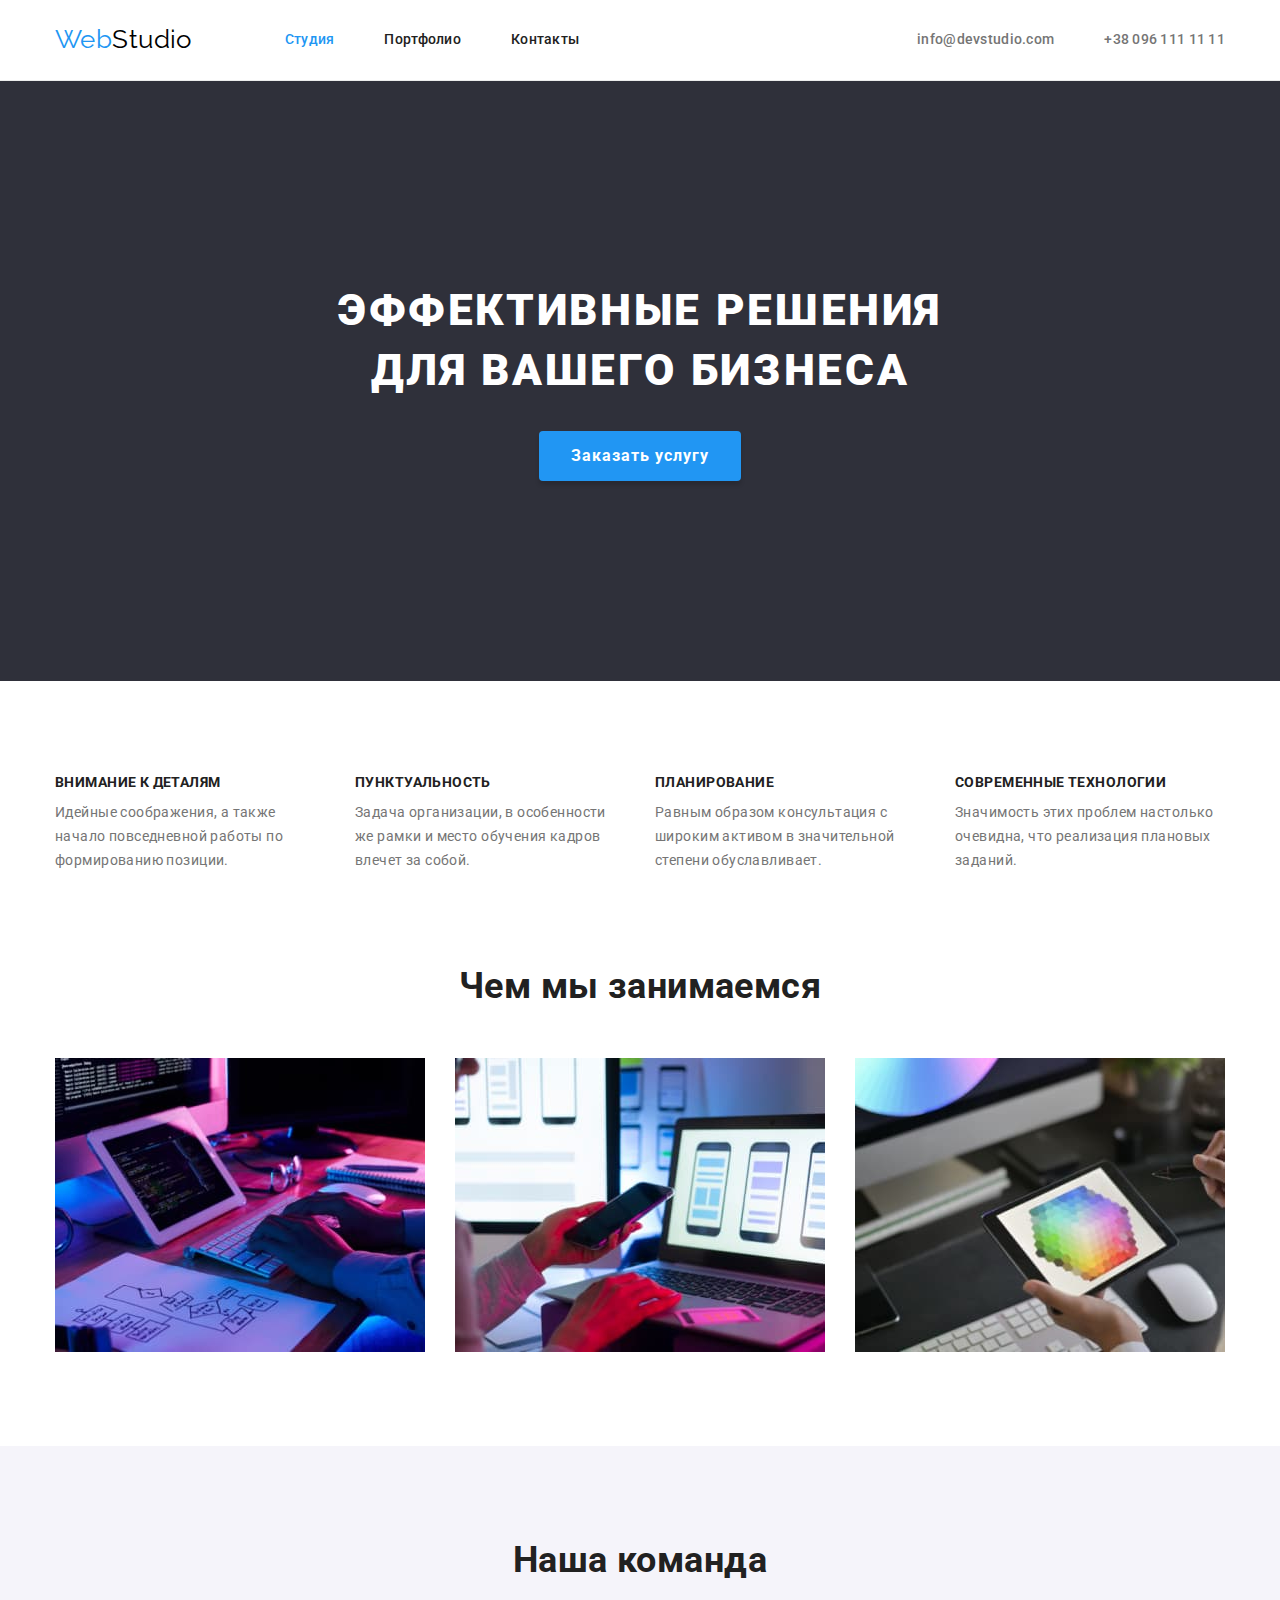
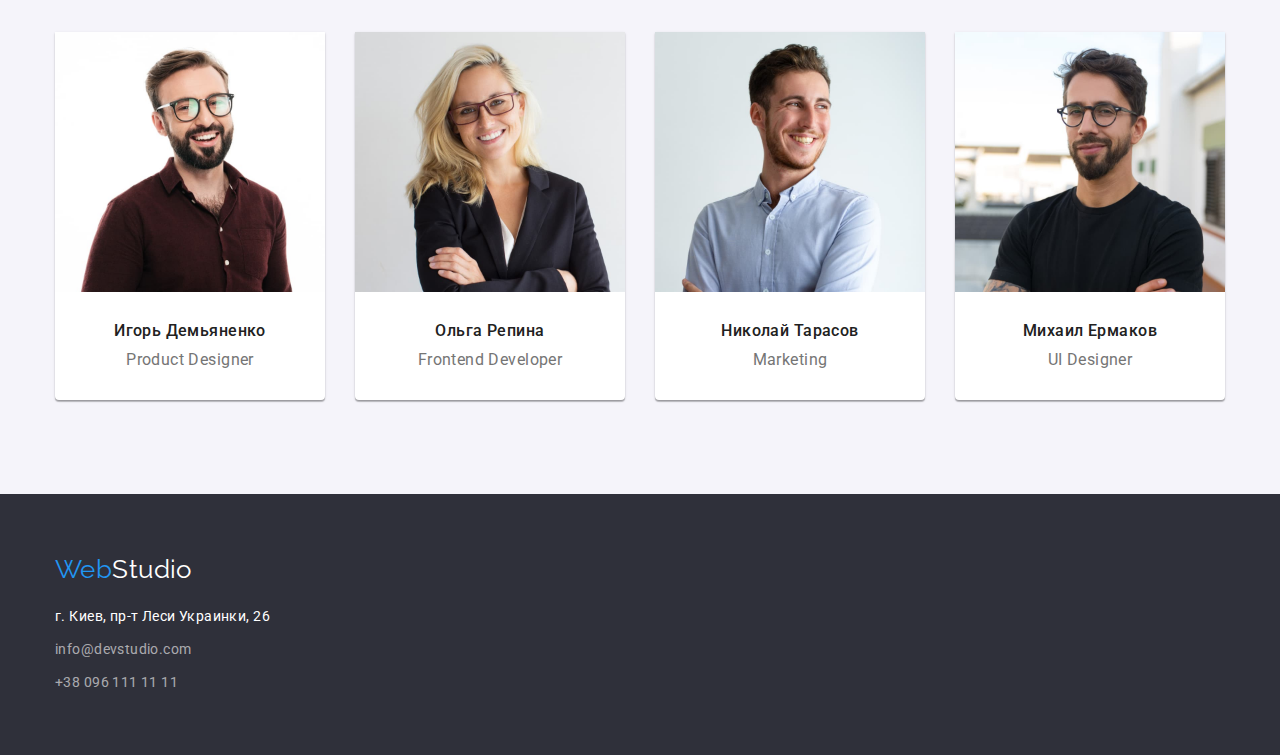
<file: index.html>
<!DOCTYPE html>
<html lang="ru">
    <head>
        <meta charset="UTF-8">
        <meta http-equiv="X-UA-Compatible" content="IE=edge">
        <meta name="viewport" content="width=device-width, initial-scale=1.0">
        <title>WebStudio</title>
        <style>
            @import url('https://fonts.googleapis.com/css2?family=Raleway:wght@700&family=Roboto:wght@400;500;700;900&display=swap');
        </style>
        <link rel="stylesheet" href="https://cdnjs.cloudflare.com/ajax/libs/modern-normalize/1.1.0/modern-normalize.min.css">
        <link rel="stylesheet" href="./css/styles.css">
    </head>
    <body>
        <!-- Заголовок-->
        <header class="header">
            <div class="container header-container">
                <nav class="nav">
                    <a class="link logo" href="/index.html"> Web<span class="logo-black">Studio</span></a>                
                    <ul class="list header-pages">
                        <li class="item"> <a class="link active-page" href="./index.html">Студия</a> </li>
                        <li class="item"> <a class="link" href="./portfolio.html">Портфолио</a> </li>
                        <li class="item"> <a class="link" href="#">Контакты</a> </li>
                    </ul>
                </nav>
                <ul class="list header-contacts">
                    <li class="item"> <a class="link" href="mailto:info@devstudio.com">info@devstudio.com</a> </li>
                    <li class="item"> <a class="link" href="tel:+380961111111">+38 096 111 11 11</a> </li>
                </ul>
            </div>
        </header>
        <main>
            <!-- 1 секция HERO -->
            <section class="hero">
                <div class="container">
                    <h1 class="hero-title">Эффективные решения для вашего бизнеса</h1>
                    <button type="button" class="button hero-button">Заказать услугу</button>
                </div>
            </section>

            <!-- 2 секция -->
            <section class="section benefits">
                <div class="container">
                    <h2 class="visually-hidden">Преимущества</h2>
                    <ul class="list benefits-list card-set">
                        <li class="item">
                            <h3 class="benefits-title">Внимание к деталям</h3>
                            <p>Идейные соображения, а также начало повседневной работы по формированию позиции.</p>
                        </li>
                        <li class="item">
                            <h3 class="benefits-title">Пунктуальность</h3>
                            <p>Задача организации, в особенности же рамки и место обучения кадров влечет за собой.</p>
                        </li>
                        <li class="item">
                            <h3 class="benefits-title">Планирование</h3>
                            <p>Равным образом консультация с широким активом в значительной степени обуславливает.</p>
                        </li>
                        <li class="item">
                            <h3 class="benefits-title">Современные технологии</h3>
                            <p>Значимость этих проблем настолько очевидна, что реализация плановых заданий.</p>
                        </li>
                    </ul>
                </div>
            </section>

            <!-- 3 секция -->
            <section class="section">
                <div class="container">
                    <h2 class="section-title">Чем мы занимаемся</h2>
                    <ul class="list examples-list card-set">
                        <li class="item">
                            <img src="./image/1.jpg" alt="Программирование" width="370" height="294">
                        </li>
                        <li class="item">
                            <img src="./image/2.jpg" alt="Приложения для смартфонов" width="370" height="294">
                        </li>
                        <li class="item">
                            <img src="./image/3.jpg" alt="Дизайн" width="370" height="294">
                        </li>
                    </ul>
                </div>
            </section>

            <!-- 4 секция -->
            <section class="section team">
                <div class="container">
                    <h2 class="section-title">Наша команда</h2>
                    <ul class="list team-list card-set">
                        <li class="item">
                            <img src="./image/mem_1.jpg" alt="Фото Игоря Демьяненко" width="270" height="260">
                            <div class="team-content">
                                <h3 class="team-member">Игорь Демьяненко</h3>
                                <p class="team-job" lang="en">Product Designer</p>
                            </div>
                        </li>
                        <li class="item">
                            <img src="./image/mem_2.jpg" alt="Фото Ольги Репиной" width="270" height="260">
                            <div class="team-content">
                                <h3 class="team-member">Ольга Репина</h3>
                                <p class="team-job" lang="en">Frontend Developer</p>
                            </div>
                        </li>
                        <li class="item">
                            <img src="./image/mem_3.jpg" alt="Фото Николая Тарасова" width="270" height="260">
                            <div class="team-content">
                                <h3 class="team-member">Николай Тарасов</h3>
                                <p class="team-job" lang="en">Marketing</p>
                            </div>
                        </li>
                        <li class="item">
                            <img src="./image/mem_4.jpg" alt="Фото Михаила Ермакова" width="270" height="260">
                            <div class="team-content">
                                <h3 class="team-member">Михаил Ермаков</h3>
                                <p class="team-job" lang="en">UI Designer</p>
                            </div>
                        </li>
                    </ul>
                </div>
            </section>
        </main>

        <!-- Футер -->
        <footer class="footer">
            <div class="container">
                <a class="link logo" href="/index.html">Web<span class="logo-white">Studio</span></a>
                <address>
                    <ul class="list">
                        <li class="item"> <a class="footer-contacts link" href="https://goo.gl/maps/w4182wPYShXfGa5f7" target="_blank"
                                rel="noopener noreferrer nofollow"> г. Киев, пр-т Леси Украинки, 26 </a></li>
                        <li class="item"> <a class="footer-contacts link" href="mailto:info@devstudio.com">info@devstudio.com</a></li>
                        <li class="item"> <a class="footer-contacts link" href="tel:+380961111111">+38 096 111 11 11</a></li>
                    </ul>
                </address>
            </div>
        </footer>
    </body>
</html>
</file>
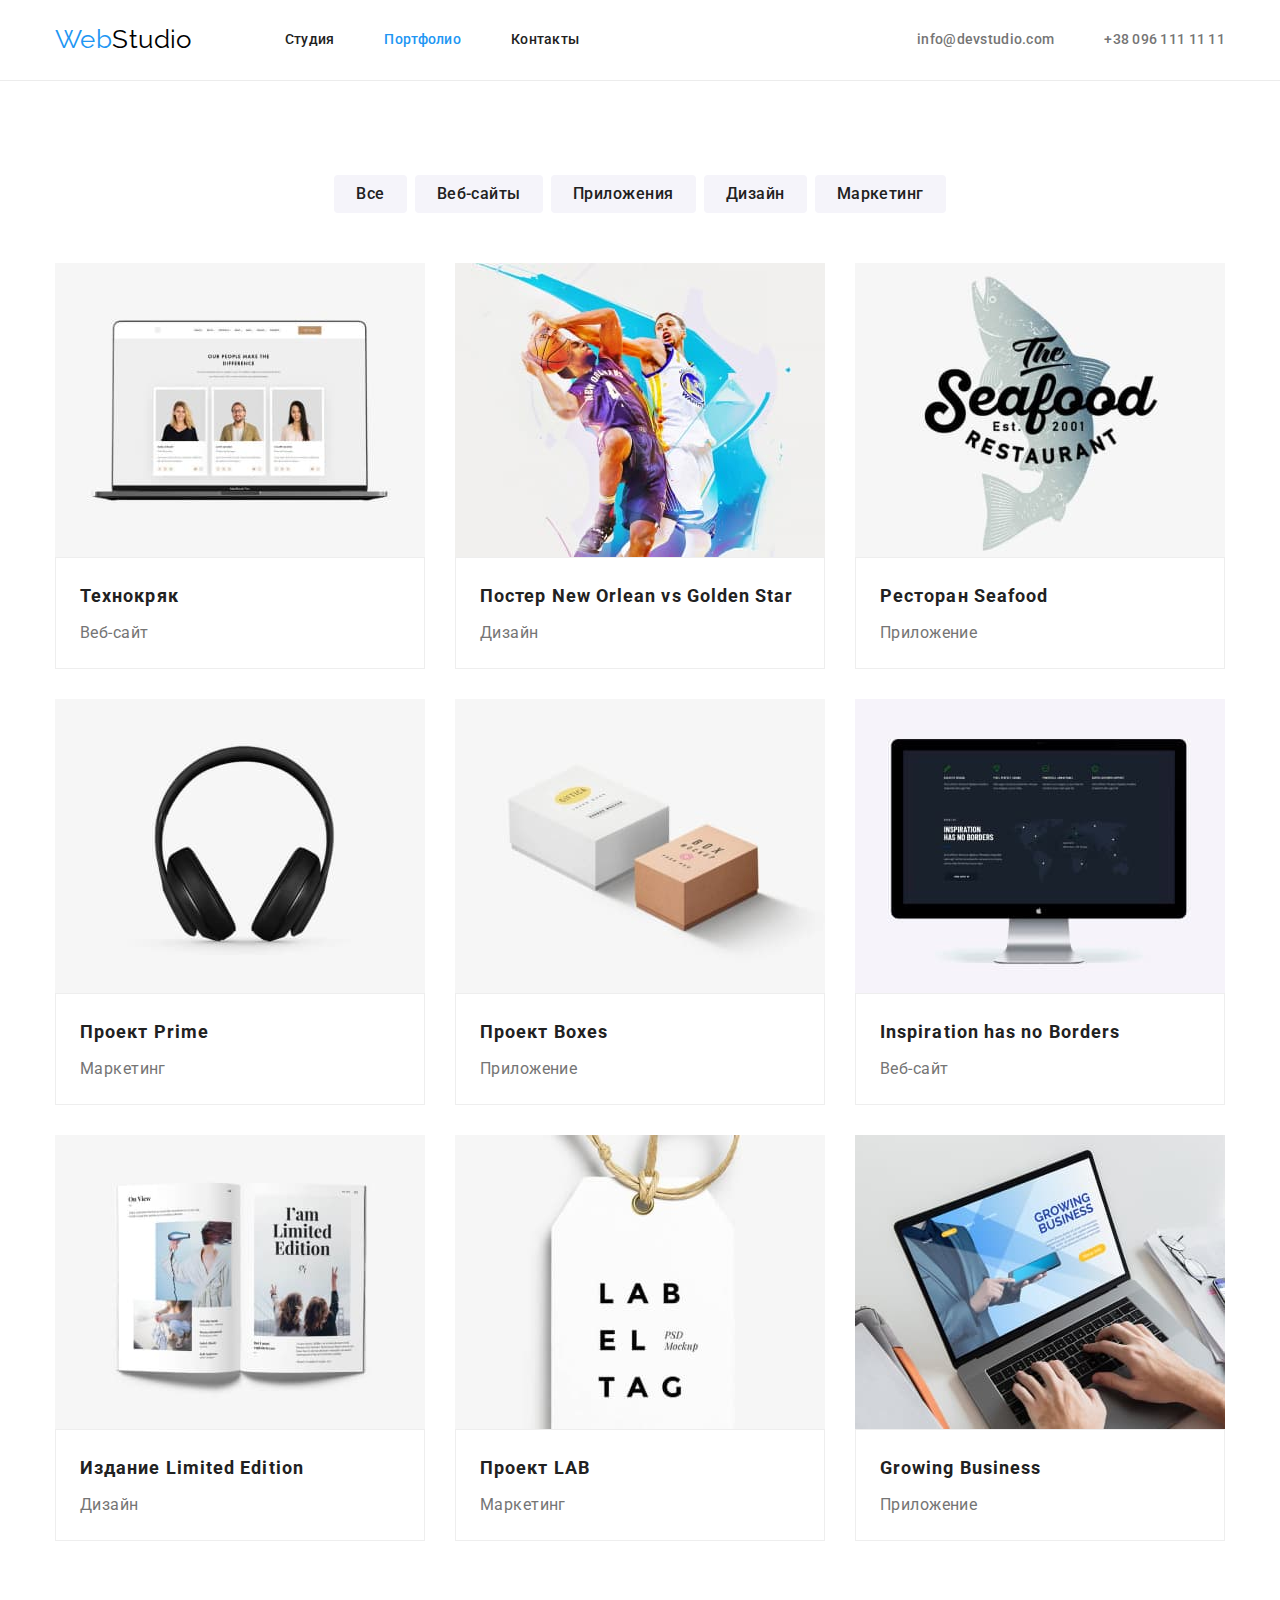
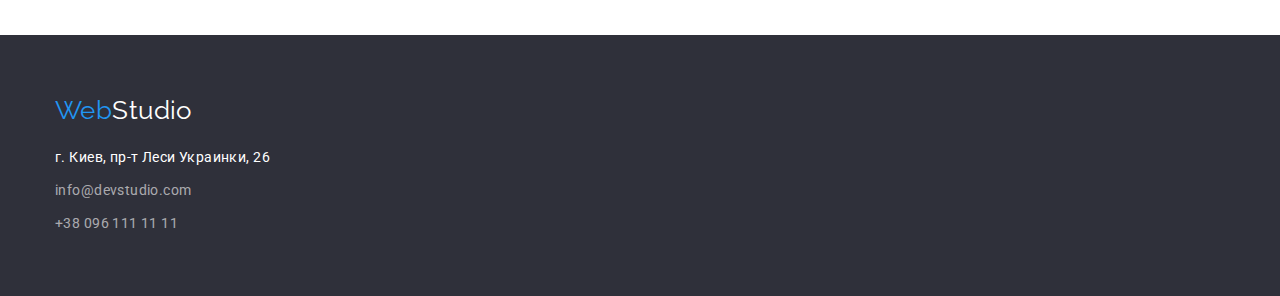
<file: portfolio.html>
<!DOCTYPE html>
<html lang="ru">

<head>
    <meta charset="UTF-8">
    <meta http-equiv="X-UA-Compatible" content="IE=edge">
    <meta name="viewport" content="width=device-width, initial-scale=1.0">
    <title>Portfolio</title>
    <style>
        @import url('https://fonts.googleapis.com/css2?family=Raleway:wght@700&family=Roboto:wght@400;500;700;900&display=swap');
    </style>
    <link rel="stylesheet" href="https://cdnjs.cloudflare.com/ajax/libs/modern-normalize/1.1.0/modern-normalize.min.css">
    <link rel="stylesheet" href="./css/styles.css">
</head>

<body>
    <!-- Заголовок-->
    <header class="header">
        <div class="container header-container">
            <nav class="nav">
                <div class="logo-link">
                    <a class="link logo" href="/index.html"> Web<span class="logo-black">Studio</span></a>
                </div>
                <ul class="list header-pages">
                    <li class="item"> <a class="link" href="./index.html">Студия</a> </li>
                    <li class="item"> <a class="link active-page" href="./portfolio.html">Портфолио</a> </li>
                    <li class="item"> <a class="link" href="#">Контакты</a> </li>
                </ul>
            </nav>
            <ul class="list header-contacts">
                <li class="item"> <a class="link" href="mailto:info@devstudio.com">info@devstudio.com</a> </li>
                <li class="item"> <a class="link" href="tel:+380961111111">+38 096 111 11 11</a> </li>
            </ul>
        </div>
    </header>

    <!-- Фильтр услуг -->
    <main>
        <section class="section">
            <div class="container">
                <h1 class="visually-hidden">Фильтр услуг</h1>
                <ul class="list button-set">
                    <li class="item"><button type="button" class="button button-portfolio">Все</button></li>
                    <li class="item"><button type="button" class="button button-portfolio">Веб-сайты</button></li>
                    <li class="item"><button type="button" class="button button-portfolio">Приложения</button></li>
                    <li class="item"><button type="button" class="button button-portfolio">Дизайн</button></li>
                    <li class="item"><button type="button" class="button button-portfolio">Маркетинг</button></li>
                </ul>
                <ul class="list service-list card-set">
                    <li class="item">
                        <a class="link" href="#" target="_blank" rel="noopener noreferrer nofollow">
                            <img src="./image/portfolio/2_1.jpg" alt="Веб-сайт Технокряк" width="370" height="294">
                            <div class="border-card">
                                <h2 class="service-title">Технокряк</h2>
                                <p class="service-description">Веб-сайт</p>
                            </div>
                        </a>
                    </li>
                    <li class="item">
                        <a class="link" href="#" target="_blank" rel="noopener noreferrer nofollow">
                            <img src="./image/portfolio/2_2.jpg" alt="Дизайн постера" width="370" height="294">
                            <div class="border-card">
                                <h2 class="service-title">Постер New Orlean vs Golden Star</h2>
                                <p class="service-description">Дизайн</p>
                            </div>
                        </a>
                    </li>
                    <li class="item">
                        <a class="link" href="#" target="_blank" rel="noopener noreferrer nofollow">
                            <img src="./image/portfolio/2_3.jpg" alt="Приложение Seafood" width="370" height="294">
                            <div class="border-card">
                                <h2 class="service-title">Ресторан Seafood</h2>
                                <p class="service-description">Приложение</p>
                            </div>
                        </a>
                    </li>
                    <li class="item">
                        <a class="link" href="#" target="_blank" rel="noopener noreferrer nofollow">
                            <img src="./image/portfolio/2_4.jpg" alt="Проект Prime" width="370" height="294">
                            <div class="border-card">
                                <h2 class="service-title">Проект Prime</h2>
                                <p class="service-description">Маркетинг</p>
                            </div>
                        </a>
                    </li>
                    <li class="item">
                        <a class="link" href="#" target="_blank" rel="noopener noreferrer nofollow">
                            <img src="./image/portfolio/2_5.jpg" alt="Приложение Boxes" width="370" height="294">
                            <div class="border-card">
                                <h2 class="service-title">Проект Boxes</h2>
                                <p class="service-description">Приложение</p>
                            </div>
                        </a>
                    </li>
                    <li class="item">
                        <a class="link" href="#" target="_blank" rel="noopener noreferrer nofollow">
                            <img src="./image/portfolio/2_6.jpg" alt="Веб-сайт Inspiration has no Borders" width="370" height="294">
                            <div class="border-card">
                                <h2 class="service-title">Inspiration has no Borders</h2>
                                <p class="service-description">Веб-сайт</p>
                            </div>
                        </a>
                    </li>
                    <li class="item">
                        <a class="link" href="#" target="_blank" rel="noopener noreferrer nofollow">
                            <img src="./image/portfolio/2_7.jpg" alt="Дизайн издания Limited Edition" width="370" height="294">
                            <div class="border-card">
                                <h2 class="service-title">Издание Limited Edition</h2>
                                <p class="service-description">Дизайн</p>
                            </div>
                        </a>
                    </li>
                    <li class="item">
                        <a class="link" href="#" target="_blank" rel="noopener noreferrer nofollow">
                            <img src="./image/portfolio/2_8.jpg" alt="Проект LAB" width="370" height="294">
                            <div class="border-card">
                                <h2 class="service-title">Проект LAB</h2>
                                <p class="service-description">Маркетинг</p>
                            </div>
                        </a>
                    </li>
                    <li class="item">
                        <a class="link" href="#" target="_blank" rel="noopener noreferrer nofollow">
                            <img src="./image/portfolio/2_9.jpg" alt="Приложениее Growing Business" width="370" height="294">
                            <div class="border-card">
                                <h2 class="service-title">Growing Business</h2>
                                <p class="service-description">Приложение</p>
                            </div>
                        </a>
                    </li>
                </ul>
            </div>
        </section>
    </main>

    <!-- Футер -->
    <footer class="footer">
        <div class="container">
            <a class="link logo" href="/index.html">Web<span class="logo-white">Studio</span></a>
            <address>
                <ul class="list">
                    <li class="item"> <a class="footer-contacts link" href="https://goo.gl/maps/w4182wPYShXfGa5f7"
                            target="_blank" rel="noopener noreferrer nofollow"> г. Киев, пр-т Леси Украинки, 26 </a></li>
                    <li class="item"> <a class="footer-contacts link"
                            href="mailto:info@devstudio.com">info@devstudio.com</a></li>
                    <li class="item"> <a class="footer-contacts link" href="tel:+380961111111">+38 096 111 11 11</a></li>
                </ul>
            </address>
        </div>
    </footer>
</body>

</html>
</file>
<file: css/styles.css>
:root {
    --logo-black: #000000;
    --logo-white: #FFFFFF;
    --main-text-color: #757575;
    --secondary-text-color: #2196F3;
    --header-text-color: #212121;
    --hero-footer-color: #2F303A;
    --secondary-color: #F5F4FA;
    --footer-contacts-color: rgba(255, 255, 255, 0.6);
    --bordfer-color: #EEEEEE;
    --header-border-color: #ECECEC;
}
body {
    font-family: 'Roboto', sans-serif;
    font-size: 14px;
    line-height: 1.71;    
    letter-spacing: 0.03em;
    color: var(--main-text-color);
}
.section-title {
    color: var(--header-text-color);
    font-size: 36px;
    line-height: 1.16;
    margin-bottom: 50px;
    text-align: center;
}
.link {    
    text-decoration: none;
    color: inherit;    
}
.list {
    list-style: none;
}
.button {
    font-family: inherit;
    cursor: pointer;
    border-radius: 4px;
    border: transparent;
}
.visually-hidden {
    position: absolute !important;
    clip: rect(1px 1px 1px 1px);
    /* IE6, IE7 */    
    padding: 0 !important;
    border: 0 !important;
    height: 1px !important;
    width: 1px !important;
    overflow: hidden;
}
h1, h2, h3, p, ul {
    margin-top: 0;
    margin-bottom: 0;
}
ul {
    padding-left: 0;
}
.container {
    width: 1200px;
    margin-left: auto;
    margin-right: auto;
    padding-left: 15px;
    padding-right: 15px;
}
.section {
    padding-top: 94px;
    padding-bottom: 94px;
}
img {
    display: block;
}
.card-set {
    display: flex;
    flex-wrap: wrap;
    margin-left: -30px;
    margin-top: -30px;
}
.card-set .item {
    margin-left: 30px;
    margin-top: 30px;
}



/* ----------MAIN PAGE---------- */
/* Header */
.logo {
    font-family: 'Raleway', sans-serif;
    font-size: 26px;
    line-height: 1.2;
    color: var(--secondary-text-color);    
}
.logo-black {
    color: var(--logo-black);
}
.header-pages .link {
    color: var(--header-text-color);    
    padding-top: 32px;
    padding-bottom: 32px;
}
.header-pages .link,
.header-contacts .link {
    font-weight: 500;
    line-height: 1.14;
    letter-spacing: 0.02em;
}
.header-pages .link:hover,
.header-contacts .link:hover {
    color: var(--secondary-text-color);
}
.header-pages .link:focus,
.header-contacts .link:focus {
    color: var(--secondary-text-color);
}
.header-pages .active-page {
    color: var(--secondary-text-color);
}
.header-pages {
    display: flex;
    margin-left: 93px;
}
.header-pages .item:not(:last-child) {
    margin-right: 50px;
}
.header-contacts {
    display: flex;
    margin-left: auto;
}
.header-contacts .item {
    margin-right: 50px;
}
.header-contacts .item:last-child {
    margin-right: 0;
}
.header-container .link {
    display: block;
}
.header-container, .nav {
    display: flex;
    align-items: center;    
}    
.header {
    border-bottom: 1px solid var(--header-border-color);
}
/* Header */



/* 1 секция HERO */
.hero {
    background-color: var(--hero-footer-color);
    padding-top: 200px;
    padding-bottom: 200px;
    text-align: center;
}
.hero-title {
    color: var(--logo-white);
    font-weight: 900;
    font-size: 44px;
    line-height: 1.36;
    letter-spacing: 0.06em;
    text-transform: uppercase;
    width: 696px;
    margin-left: auto;
    margin-right: auto;
    margin-bottom: 30px;    
}
.hero-button {    
    padding: 10px 32px;    
    background-color: var(--secondary-text-color);
    color: var(--logo-white);
    font-weight: 700;
    font-size: 16px;
    line-height: 1.88;
    letter-spacing: 0.06em;
    box-shadow: 0px 4px 4px rgba(0, 0, 0, 0.15);
} 
.hero-button:hover,
.hero-button:focus {
    background: #188CE8;
}
/* 1 секция */



/* 2 секция */
.benefits-title {
    color: var(--header-text-color);
    font-size: 14px;
    line-height: 1.14;
    text-transform: uppercase;
    margin-bottom: 10px;
}
.benefits {
    padding-bottom: 0;
}
.benefits-list .item {
    flex-basis: calc(100% / 4 - 30px);
}
/* 2 секция */



/* 3 секция */
.examples-list .item {
    flex-basis: calc(100% /3 - 30px);
}
/* 3 секция */



/* 4 секция */
.team {
    background-color: var(--secondary-color);
}
.team-content {
    padding: 30px;
}
.team-member {
    color: var(--header-text-color);
    font-weight: 500;
    font-size: 16px;
    line-height: 1.18;
    margin-bottom: 10px;
}
.team-job {    
    font-size: 16px;
    line-height: 1.18;
}
.team-list .item {
    background: var(--logo-white);    
    box-shadow: 0px 1px 3px rgba(0, 0, 0, 0.12),
    0px 1px 1px rgba(0, 0, 0, 0.14),
    0px 2px 1px rgba(0, 0, 0, 0.2);
    border-radius: 0px 0px 4px 4px;    
    text-align: center;
    flex-basis: calc(100% / 4 - 30px);
}
/* 4 секция */



/* Footer */
address {
    font-style: inherit;
}
.footer {
    background-color: var(--hero-footer-color);
    padding-top: 60px;
    padding-bottom: 60px;    
}
.footer .logo {
    display: block;
    margin-bottom: 20px;
}
.logo-white {
    color: var(--logo-white);
}
.footer-contacts[target="_blank"] {
    color: var(--logo-white);  
}
.footer .item:not(:last-child) {
    margin-bottom: 9px;
}
.footer-contacts {
    color: var(--footer-contacts-color);
    display: block;    
}
.footer-contacts:hover,
.footer-contacts:focus {
    color: var(--secondary-text-color);
}
/* Footer */
/* ----------MAIN PAGE---------- */



/* ----------PORTFOLIO---------- */
/* Фильтр услуг */
.button-portfolio {
    background-color: var(--secondary-color);
    color: var(--header-text-color);
    font-weight: 500;
    font-size: 16px;
    line-height: 1.62;
    letter-spacing: 0.03em;
    padding: 6px 22px;
}
.button-portfolio:hover,
.button-portfolio:focus {
    background-color: var(--secondary-text-color);
    color: var(--logo-white);
    box-shadow: 0px 3px 1px rgba(0, 0, 0, 0.1),
    0px 1px 2px rgba(0, 0, 0, 0.08),
    0px 2px 2px rgba(0, 0, 0, 0.12);
}
.button-set {
    display: flex;
    justify-content: center;
    margin-bottom: 50px;    
}
.button-set .item + .item {
    margin-left: 8px;
}
/* Фильтр услуг */



/* Примеры услуг */
.service-title {    
    color: var(--header-text-color);
    font-size: 18px;
    line-height: 2;
    letter-spacing: 0.06em;
    margin-bottom: 4px;   
}
.service-description {
    font-size: 16px;
    line-height: 1.88;    
}
.border-card {
    border: 1px solid var(--bordfer-color);
    padding: 20px 24px;  
}
.service-list .item {
    flex-basis: calc(100% / 3 - 30px);
}
/* Примеры услуг */
/* ----------PORTFOLIO---------- */
</file>
